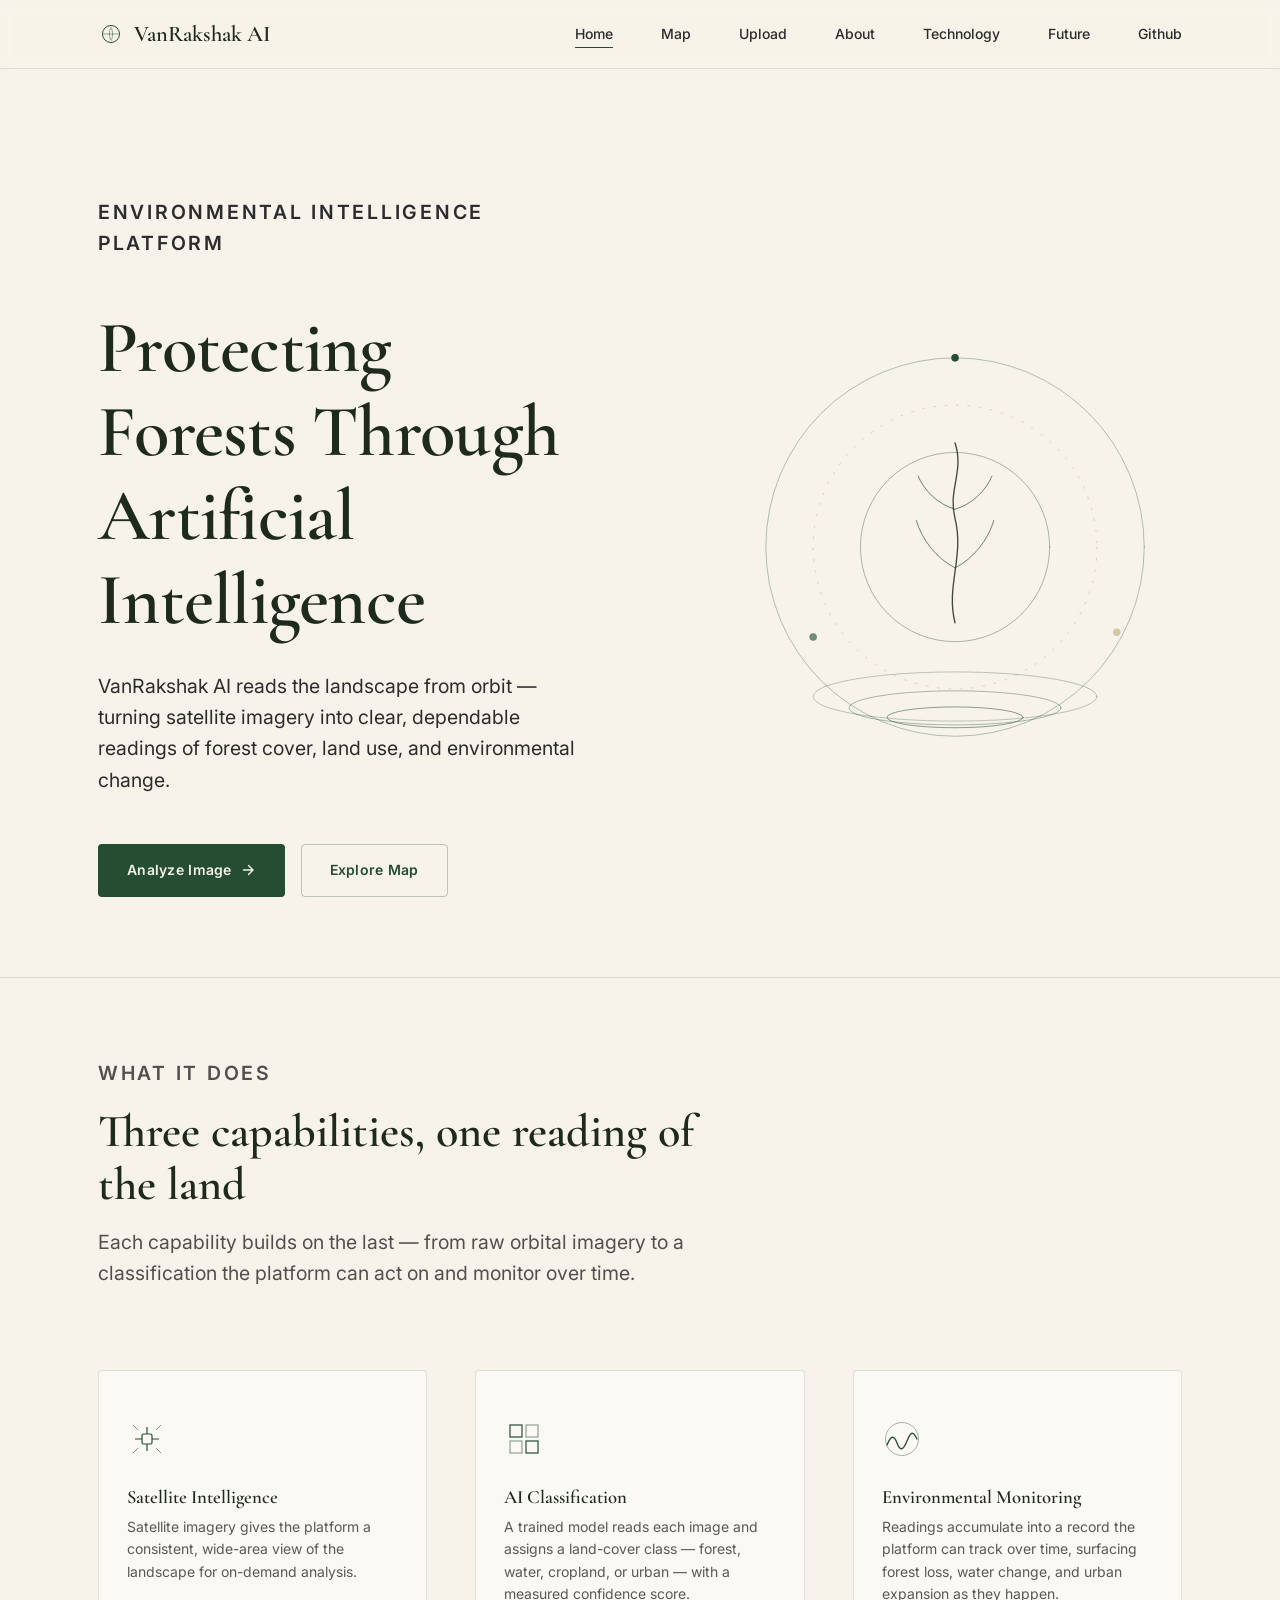
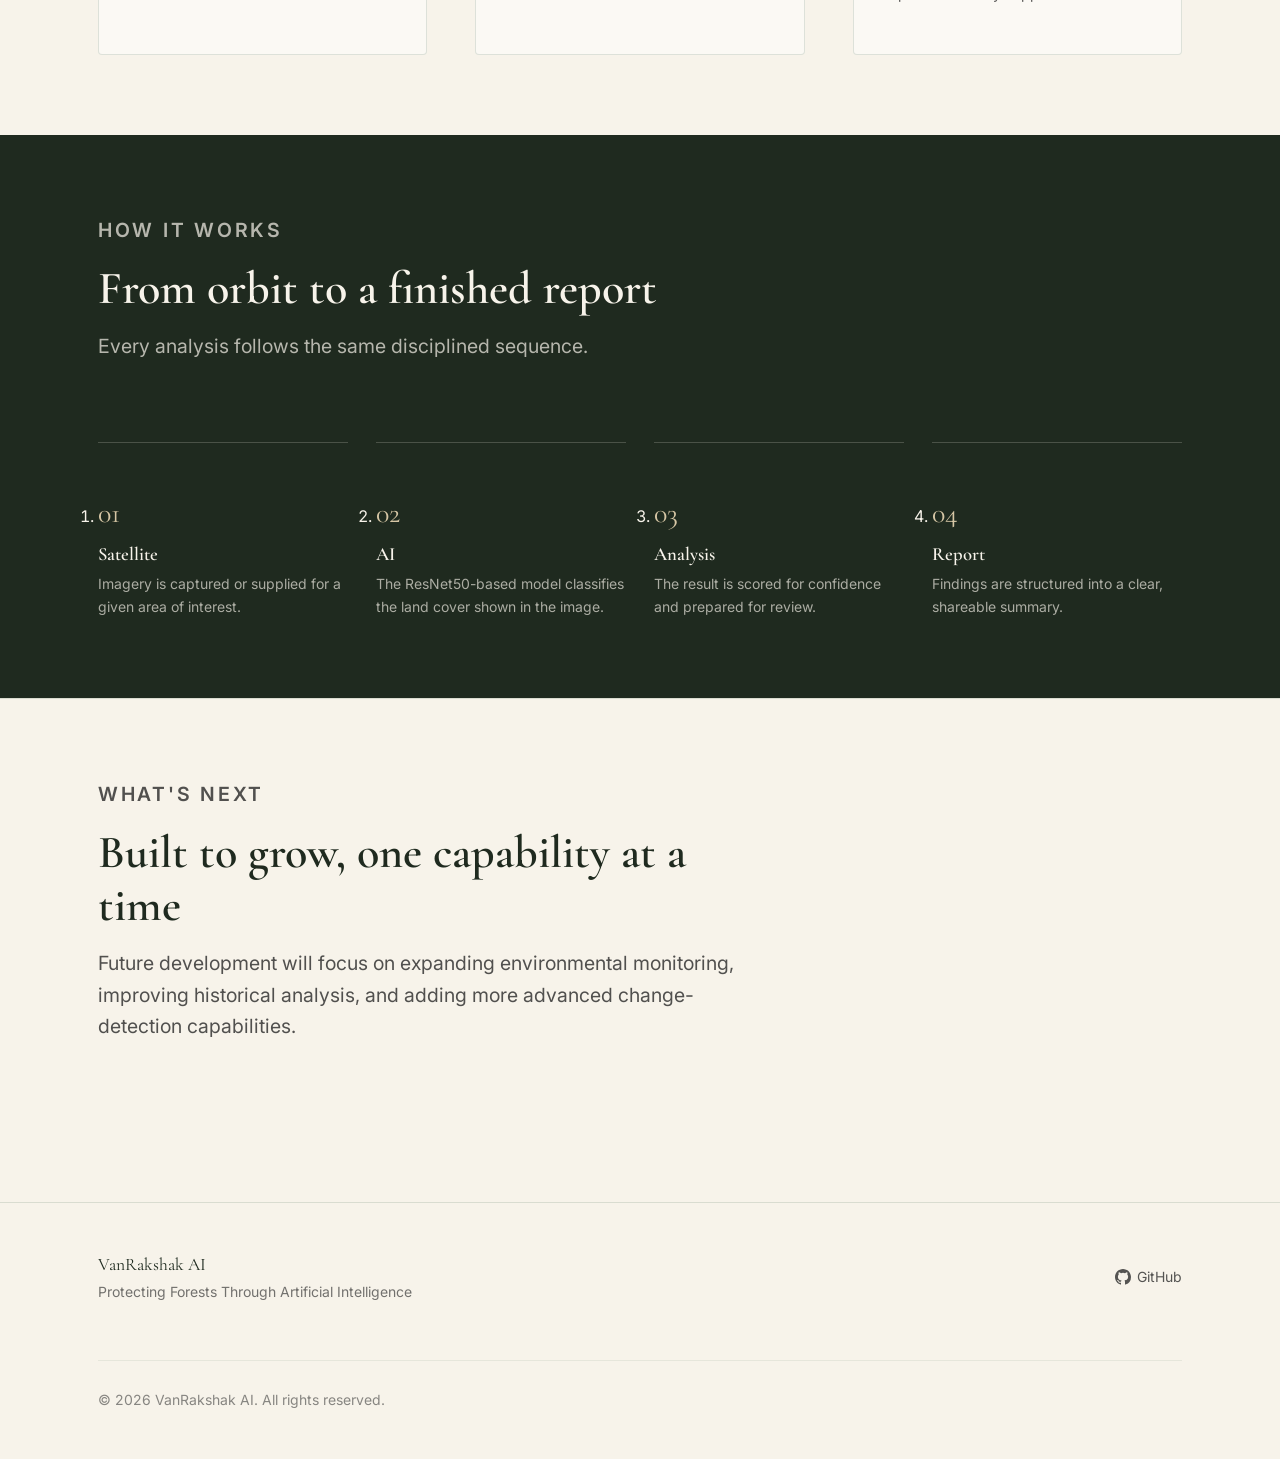
<file: frontend/index.html>
<!DOCTYPE html>
<html lang="en">
<head>
  <meta charset="UTF-8" />
  <meta name="viewport" content="width=device-width, initial-scale=1.0" />
  <title>VanRakshak AI — Protecting Forests Through Artificial Intelligence</title>
  <meta
    name="description"
    content="VanRakshak AI is an environmental intelligence platform that uses satellite imagery and artificial intelligence to monitor forests, land cover, and environmental change."
  />

  <link rel="icon" type="image/svg+xml" href="assets/favicon.svg" />

  <!-- Google Fonts: Cormorant Garamond (display) + Inter (body) -->
  <link rel="preconnect" href="https://fonts.googleapis.com" />
  <link rel="preconnect" href="https://fonts.gstatic.com" crossorigin />
  <link
    href="https://fonts.googleapis.com/css2?family=Cormorant+Garamond:wght@500;600;700&family=Inter:wght@400;500;600;700&display=swap"
    rel="stylesheet"
  />

  <link rel="stylesheet" href="styles/style.css" />
</head>
<body>
  <a class="skip-link" href="#main-content">Skip to content</a>

  <header class="site-header">
    <nav class="nav container" aria-label="Primary">
      <a href="#top" class="brand">
        <svg class="brand-mark" viewBox="0 0 32 32" fill="none" aria-hidden="true">
          <circle cx="16" cy="16" r="10.5" stroke="currentColor" stroke-width="1.2" />
          <path
            d="M16 8c-2.5 3-2.5 13 0 16M16 8c2.5 3 2.5 13 0 16M6.5 16h19"
            stroke="currentColor"
            stroke-width="1"
            opacity="0.6"
          />
        </svg>
        VanRakshak AI
      </a>

      <button
        class="nav-toggle"
        type="button"
        aria-expanded="false"
        aria-controls="primary-nav-links"
        aria-label="Toggle navigation menu"
      >
        <span class="bar-top"></span>
        <span class="bar-mid"></span>
        <span class="bar-bottom"></span>
      </button>

      <ul class="nav-links" id="primary-nav-links">
        <li><a href="#top" aria-current="page">Home</a></li>
        <li><a href="map.html">Map</a></li>
        <li><a href="upload.html">Upload</a></li>
        <li><a href="#about">About</a></li>
        <li><a href="#technology">Technology</a></li>
        <li><a href="#future">Future</a></li>
        <li><a href="https://github.com/Lakshitttt/VanRakshak_AI" target="_blank" rel="noopener noreferrer">Github</a></li>
      </ul>
    </nav>
  </header>

  <main id="main-content">
    <!-- ============ HERO ============ -->
    <section class="hero" id="top">
      <div class="container">
        <div class="hero-copy">
          <p class="eyebrow">Environmental Intelligence Platform</p>
          <h1>Protecting Forests Through Artificial Intelligence</h1>
          <p>
            VanRakshak AI reads the landscape from orbit — turning satellite
            imagery into clear, dependable readings of forest cover, land
            use, and environmental change.
          </p>
          <div class="hero-actions">
            <a class="btn btn-primary" href="upload.html">
              Analyze Image
              <svg viewBox="0 0 16 16" fill="none" aria-hidden="true">
                <path
                  d="M3.5 8h9M8.5 3.5 13 8l-4.5 4.5"
                  stroke="currentColor"
                  stroke-width="1.4"
                  stroke-linecap="round"
                  stroke-linejoin="round"
                />
              </svg>
            </a>
            <a class="btn btn-secondary" href="map.html">Explore Map</a>
          </div>
        </div>

        <div class="hero-visual">
          <svg
            class="hero-illustration"
            viewBox="0 0 480 480"
            fill="none"
            role="img"
            aria-labelledby="hero-illustration-title"
          >
            <title id="hero-illustration-title">
              Editorial line illustration of orbital monitoring rings, land
              contours, and a forest canopy motif
            </title>
            <g stroke-linecap="round">
              <!-- Orbit rings -->
              <circle class="ring ring--outer" cx="240" cy="240" r="200" />
              <circle class="ring ring--mid" cx="240" cy="240" r="150" stroke-dasharray="2 10" />
              <circle class="ring ring--inner" cx="240" cy="240" r="100" />

              <!-- Satellite nodes -->
              <circle cx="240" cy="40" r="4" fill="var(--color-primary)" stroke="none" />
              <circle cx="411" cy="330" r="4" fill="var(--color-accent)" stroke="none" />
              <circle cx="90" cy="335" r="4" fill="var(--color-secondary)" stroke="none" />

              <!-- Land contour lines -->
              <ellipse class="contour" cx="240" cy="398" rx="150" ry="26" />
              <ellipse class="contour" cx="240" cy="410" rx="112" ry="18" />
              <ellipse class="contour" cx="240" cy="420" rx="72" ry="11" />

              <!-- Botanical branch -->
              <path
                class="branch"
                d="M240 320 C230 282 250 250 240 210 C232 180 250 160 240 130"
              />
              <path class="leaf-vein" d="M240 262 C220 252 205 232 199 212" />
              <path class="leaf-vein" d="M240 262 C260 252 275 232 281 212" />
              <path class="leaf-vein" d="M240 200 C222 195 207 180 201 165" />
              <path class="leaf-vein" d="M240 200 C258 195 273 180 279 165" />
            </g>
          </svg>
        </div>
      </div>
    </section>

    <!-- ============ ABOUT ============ -->
    <section class="about" id="about">
      <div class="container">
        <div class="section-heading reveal">
          <p class="eyebrow">What It Does</p>
          <h2>Three capabilities, one reading of the land</h2>
          <p>
            Each capability builds on the last — from raw orbital imagery to
            a classification the platform can act on and monitor over time.
          </p>
        </div>

        <div class="feature-grid">
          <article class="feature-card reveal">
            <svg class="feature-icon" viewBox="0 0 40 40" fill="none" aria-hidden="true">
              <rect x="15" y="15" width="10" height="10" rx="1.5" stroke="currentColor" stroke-width="1.2" />
              <path d="M20 15V8M20 32v-7M15 20H8M32 20h-7" stroke="currentColor" stroke-width="1.2" />
              <path
                d="M11 11 6 6M29 11l5-5M11 29l-5 5M29 29l5 5"
                stroke="currentColor"
                stroke-width="1"
                opacity="0.6"
              />
            </svg>
            <h3>Satellite Intelligence</h3>
            <p>
              Satellite imagery gives the platform a consistent,
              wide-area view of the landscape for on-demand analysis.
            </p>
          </article>

          <article class="feature-card reveal">
            <svg class="feature-icon" viewBox="0 0 40 40" fill="none" aria-hidden="true">
              <rect x="6" y="6" width="12" height="12" stroke="currentColor" stroke-width="1.2" />
              <rect x="22" y="6" width="12" height="12" stroke="currentColor" stroke-width="1.2" opacity="0.5" />
              <rect x="6" y="22" width="12" height="12" stroke="currentColor" stroke-width="1.2" opacity="0.5" />
              <rect x="22" y="22" width="12" height="12" stroke="currentColor" stroke-width="1.2" />
            </svg>
            <h3>AI Classification</h3>
            <p>
              A trained model reads each image and assigns a land-cover
              class — forest, water, cropland, or urban — with a measured
              confidence score.
            </p>
          </article>

          <article class="feature-card reveal">
            <svg class="feature-icon" viewBox="0 0 40 40" fill="none" aria-hidden="true">
              <path
                d="M5 26c4-10 7-10 10-2s6 8 10-2 6-10 10-2"
                stroke="currentColor"
                stroke-width="1.3"
                stroke-linecap="round"
                stroke-linejoin="round"
              />
              <circle cx="20" cy="20" r="16.5" stroke="currentColor" stroke-width="1" opacity="0.4" />
            </svg>
            <h3>Environmental Monitoring</h3>
            <p>
              Readings accumulate into a record the platform can track over
              time, surfacing forest loss, water change, and urban
              expansion as they happen.
            </p>
          </article>
        </div>
      </div>
    </section>

    <!-- ============ TECHNOLOGY ============ -->
    <section class="technology" id="technology">
      <div class="container">
        <div class="section-heading reveal">
          <p class="eyebrow">How It Works</p>
          <h2>From orbit to a finished report</h2>
          <p>Every analysis follows the same disciplined sequence.</p>
        </div>

        <ol class="timeline">
          <li class="timeline-step reveal" data-index="01">
            <h3>Satellite</h3>
            <p>Imagery is captured or supplied for a given area of interest.</p>
          </li>
          <li class="timeline-step reveal" data-index="02">
            <h3>AI</h3>
            <p>The ResNet50-based model classifies the land cover shown in the image.</p>
          </li>
          <li class="timeline-step reveal" data-index="03">
            <h3>Analysis</h3>
            <p>The result is scored for confidence and prepared for review.</p>
          </li>
          <li class="timeline-step reveal" data-index="04">
            <h3>Report</h3>
            <p>Findings are structured into a clear, shareable summary.</p>
          </li>
        </ol>
      </div>
    </section>

    <!-- ============ FUTURE (anchor target for nav; content intentionally minimal) ============ -->
    <section class="about" id="future" aria-labelledby="future-heading">
      <div class="container">
        <div class="section-heading reveal">
          <p class="eyebrow">What's Next</p>
          <h2 id="future-heading">Built to grow, one capability at a time</h2>
          <p>
            Future development will focus on expanding environmental monitoring,
            improving historical analysis, and adding more advanced change-detection
            capabilities.
          </p>
        </div>
      </div>
    </section>
  </main>

  <footer class="site-footer">
    <div class="container footer-inner">
      <div>
        <p class="footer-brand">VanRakshak AI</p>
        <p class="footer-tagline">Protecting Forests Through Artificial Intelligence</p>
      </div>

      <div class="footer-links">
        <a href="https://github.com/" target="_blank" rel="noopener noreferrer">
          <svg viewBox="0 0 16 16" fill="currentColor" aria-hidden="true">
            <path
              d="M8 0C3.58 0 0 3.58 0 8c0 3.54 2.29 6.53 5.47 7.59.4.07.55-.17.55-.38 0-.19-.01-.82-.01-1.49-2.01.37-2.53-.49-2.69-.94-.09-.23-.48-.94-.82-1.13-.28-.15-.68-.52-.01-.53.63-.01 1.08.58 1.23.82.72 1.21 1.87.87 2.33.66.07-.52.28-.87.51-1.07-1.78-.2-3.64-.89-3.64-3.95 0-.87.31-1.59.82-2.15-.08-.2-.36-1.02.08-2.12 0 0 .67-.21 2.2.82a7.5 7.5 0 0 1 4 0c1.53-1.04 2.2-.82 2.2-.82.44 1.1.16 1.92.08 2.12.51.56.82 1.27.82 2.15 0 3.07-1.87 3.75-3.65 3.95.29.25.54.73.54 1.48 0 1.07-.01 1.93-.01 2.2 0 .21.15.46.55.38A8.01 8.01 0 0 0 16 8c0-4.42-3.58-8-8-8Z"
            />
          </svg>
          GitHub
        </a>
      </div>

      <p class="footer-copyright">
        © <span id="current-year">2026</span> VanRakshak AI. All rights reserved.
      </p>
    </div>
  </footer>

  <script src="scripts/main.js"></script>
</body>
</html>
</file>
<file: frontend/styles/style.css>
/* =====================================================
   VanRakshak AI — Landing Page Stylesheet
   Editorial, minimal, premium environmental-tech aesthetic.
   Pure CSS. No frameworks.
   ===================================================== */

/* -----------------------------------------------------
   1. Design Tokens
   ----------------------------------------------------- */
:root {
  /* Color palette */
  --color-bg: #f7f3ea;
  --color-primary: #254d32;
  --color-secondary: #6b8f71;
  --color-dark: #1f2a1f;
  --color-accent: #d6c6a5;
  --color-text: #2c2c2c;

  --color-bg-raised: #fbf9f4;
  --color-border: rgba(37, 77, 50, 0.14);
  --color-border-strong: rgba(37, 77, 50, 0.28);

  /* Typography */
  --font-display: "Cormorant Garamond", "Iowan Old Style", serif;
  --font-body: "Inter", -apple-system, BlinkMacSystemFont, sans-serif;

  --fs-hero: clamp(2.75rem, 2rem + 3.2vw, 4.75rem);
  --fs-h2: clamp(2rem, 1.6rem + 1.6vw, 3rem);
  --fs-h3: clamp(1.25rem, 1.1rem + 0.6vw, 1.5rem);
  --fs-lead: clamp(1.05rem, 0.98rem + 0.3vw, 1.25rem);
  --fs-body: 1rem;
  --fs-small: 0.875rem;
  --fs-eyebrow: 0.8rem;

  /* Spacing scale */
  --space-xs: 0.5rem;
  --space-sm: 1rem;
  --space-md: 1.75rem;
  --space-lg: 3rem;
  --space-xl: 5rem;
  --space-2xl: 8rem;

  /* Layout */
  --content-width: 1180px;
  --radius-sm: 2px;
  --radius-md: 4px;

  /* Motion */
  --ease-editorial: cubic-bezier(0.22, 1, 0.36, 1);
  --duration-base: 0.6s;
}

/* -----------------------------------------------------
   2. Reset
   ----------------------------------------------------- */
*,
*::before,
*::after {
  box-sizing: border-box;
  margin: 0;
  padding: 0;
}

html {
  scroll-behavior: smooth;
}

body {
  background-color: var(--color-bg);
  color: var(--color-text);
  font-family: var(--font-body);
  font-size: var(--fs-body);
  line-height: 1.6;
  -webkit-font-smoothing: antialiased;
  text-rendering: optimizeLegibility;
}

img,
svg {
  display: block;
  max-width: 100%;
}

a {
  color: inherit;
  text-decoration: none;
}

ul {
  list-style: none;
}

button {
  font: inherit;
  color: inherit;
  background: none;
  border: none;
  cursor: pointer;
}

h1,
h2,
h3 {
  font-family: var(--font-display);
  font-weight: 600;
  line-height: 1.15;
  color: var(--color-dark);
}

/* Visible keyboard focus everywhere */
a:focus-visible,
button:focus-visible {
  outline: 2px solid var(--color-primary);
  outline-offset: 3px;
  border-radius: var(--radius-sm);
}

/* Skip link for keyboard users */
.skip-link {
  position: absolute;
  left: -999px;
  top: auto;
  background: var(--color-dark);
  color: var(--color-bg);
  padding: var(--space-xs) var(--space-sm);
  z-index: 100;
}

.skip-link:focus {
  left: var(--space-sm);
  top: var(--space-sm);
}

/* -----------------------------------------------------
   3. Layout Utilities
   ----------------------------------------------------- */
.container {
  width: 100%;
  max-width: var(--content-width);
  margin-inline: auto;
  padding-inline: var(--space-lg);
}

.eyebrow {
  display: inline-block;
  font-family: var(--font-body);
  font-size: var(--fs-eyebrow);
  font-weight: 600;
  letter-spacing: 0.14em;
  text-transform: uppercase;
  color: var(--color-secondary);
  margin-bottom: var(--space-sm);
}

.section-heading {
  max-width: 640px;
  margin-bottom: var(--space-xl);
}

.section-heading h2 {
  font-size: var(--fs-h2);
  margin-bottom: var(--space-sm);
}

.section-heading p {
  font-size: var(--fs-lead);
  color: var(--color-text);
  opacity: 0.82;
}

/* -----------------------------------------------------
   4. Buttons
   ----------------------------------------------------- */
.btn {
  display: inline-flex;
  align-items: center;
  gap: var(--space-xs);
  padding: 0.9rem 1.75rem;
  font-family: var(--font-body);
  font-size: var(--fs-small);
  font-weight: 600;
  letter-spacing: 0.02em;
  border-radius: var(--radius-md);
  border: 1px solid transparent;
  transition: transform var(--duration-base) var(--ease-editorial),
    background-color 0.3s ease, color 0.3s ease, border-color 0.3s ease;
}

.btn-primary {
  background-color: var(--color-primary);
  color: var(--color-bg);
}

.btn-primary:hover {
  background-color: var(--color-dark);
  transform: translateY(-2px);
}

.btn-secondary {
  background-color: transparent;
  color: var(--color-primary);
  border-color: var(--color-border-strong);
}

.btn-secondary:hover {
  border-color: var(--color-primary);
  background-color: rgba(37, 77, 50, 0.06);
  transform: translateY(-2px);
}

.btn svg {
  width: 16px;
  height: 16px;
}

/* -----------------------------------------------------
   5. Header / Navigation
   ----------------------------------------------------- */
.site-header {
  position: sticky;
  top: 0;
  z-index: 50;
  background-color: rgba(247, 243, 234, 0.92);
  backdrop-filter: saturate(140%) blur(6px);
  border-bottom: 1px solid var(--color-border);
}

.nav {
  display: flex;
  align-items: center;
  justify-content: space-between;
  padding-block: var(--space-sm);
}

.brand {
  display: flex;
  align-items: center;
  gap: 0.6rem;
  font-family: var(--font-display);
  font-size: 1.4rem;
  font-weight: 600;
  color: var(--color-dark);
}

.brand-mark {
  width: 26px;
  height: 26px;
  color: var(--color-primary);
}

.nav-links {
  display: flex;
  align-items: center;
  gap: var(--space-lg);
}

.nav-links a {
  position: relative;
  font-size: var(--fs-small);
  font-weight: 500;
  color: var(--color-text);
  padding-block: 0.25rem;
}

.nav-links a::after {
  content: "";
  position: absolute;
  left: 0;
  bottom: -2px;
  width: 0%;
  height: 1px;
  background-color: var(--color-primary);
  transition: width 0.3s var(--ease-editorial);
}

.nav-links a:hover::after,
.nav-links a[aria-current="page"]::after {
  width: 100%;
}

.nav-toggle {
  display: none;
  flex-direction: column;
  justify-content: center;
  gap: 5px;
  width: 32px;
  height: 32px;
}

.nav-toggle span {
  display: block;
  width: 100%;
  height: 1.5px;
  background-color: var(--color-dark);
  transition: transform 0.3s var(--ease-editorial), opacity 0.3s ease;
}

.nav-toggle[aria-expanded="true"] .bar-top {
  transform: translateY(6.5px) rotate(45deg);
}

.nav-toggle[aria-expanded="true"] .bar-mid {
  opacity: 0;
}

.nav-toggle[aria-expanded="true"] .bar-bottom {
  transform: translateY(-6.5px) rotate(-45deg);
}

/* -----------------------------------------------------
   6. Hero
   ----------------------------------------------------- */
.hero {
  padding-block: var(--space-2xl) var(--space-xl);
}

.hero .container {
  display: grid;
  grid-template-columns: 1.05fr 0.95fr;
  align-items: center;
  gap: var(--space-2xl);
}

.hero-copy h1 {
  font-size: var(--fs-hero);
  letter-spacing: -0.01em;
  margin-bottom: var(--space-md);
}

.hero-copy p {
  font-size: var(--fs-lead);
  max-width: 46ch;
  color: var(--color-text);
  opacity: 0.85;
  margin-bottom: var(--space-lg);
}

.hero-actions {
  display: flex;
  flex-wrap: wrap;
  gap: var(--space-sm);
}

.hero-visual {
  display: flex;
  justify-content: center;
}

.hero-illustration {
  width: 100%;
  max-width: 460px;
  height: auto;
}

.ring {
  stroke: var(--color-secondary);
  stroke-width: 1;
  opacity: 0.55;
  transform-origin: 240px 240px;
}

.ring--outer {
  animation: slow-rotate 140s linear infinite;
}

.ring--mid {
  stroke: var(--color-accent);
  opacity: 0.8;
}

.ring--inner {
  stroke: var(--color-primary);
  opacity: 0.4;
}

.contour {
  stroke: var(--color-primary);
  stroke-width: 1;
  opacity: 0.3;
}

.contour:nth-of-type(2) {
  opacity: 0.4;
}

.contour:nth-of-type(3) {
  opacity: 0.55;
}

.branch {
  stroke: var(--color-dark);
  stroke-width: 1.4;
  opacity: 0.85;
}

.leaf-vein {
  stroke: var(--color-primary);
  stroke-width: 1;
  opacity: 0.7;
}

/* -----------------------------------------------------
   7. About / Feature Cards
   ----------------------------------------------------- */
.about {
  padding-block: var(--space-xl);
  border-top: 1px solid var(--color-border);
}

.feature-grid {
  display: grid;
  grid-template-columns: repeat(3, 1fr);
  gap: var(--space-lg);
}

.feature-card {
  padding: var(--space-lg) var(--space-md);
  background-color: var(--color-bg-raised);
  border: 1px solid var(--color-border);
  border-radius: var(--radius-md);
  transition: transform var(--duration-base) var(--ease-editorial),
    border-color 0.3s ease;
}

.feature-card:hover {
  transform: translateY(-6px);
  border-color: var(--color-border-strong);
}

.feature-icon {
  width: 40px;
  height: 40px;
  color: var(--color-primary);
  margin-bottom: var(--space-md);
}

.feature-card h3 {
  margin-bottom: var(--space-xs);
}

.feature-card p {
  font-size: var(--fs-small);
  color: var(--color-text);
  opacity: 0.78;
}

/* -----------------------------------------------------
   8. Technology Timeline
   ----------------------------------------------------- */
.technology {
  padding-block: var(--space-xl);
  background-color: var(--color-dark);
  color: var(--color-bg);
}

.technology .section-heading h2,
.technology .section-heading p {
  color: var(--color-bg);
}

.technology .section-heading p {
  opacity: 0.7;
}

.technology .eyebrow {
  color: var(--color-accent);
}

.timeline {
  display: grid;
  grid-template-columns: repeat(4, 1fr);
  gap: var(--space-md);
}

.timeline-step {
  position: relative;
  padding-top: var(--space-lg);
  border-top: 1px solid rgba(247, 243, 234, 0.2);
}

.timeline-step::before {
  content: attr(data-index);
  font-family: var(--font-display);
  font-size: 1.75rem;
  color: var(--color-accent);
  display: block;
  margin-bottom: var(--space-xs);
}

.timeline-step h3 {
  color: var(--color-bg);
  margin-bottom: var(--space-xs);
}

.timeline-step p {
  font-size: var(--fs-small);
  opacity: 0.65;
}

.timeline-connector {
  display: none;
}

/* -----------------------------------------------------
   9. Footer
   ----------------------------------------------------- */
.site-footer {
  padding-block: var(--space-lg);
  border-top: 1px solid var(--color-border);
}

.footer-inner {
  display: flex;
  align-items: center;
  justify-content: space-between;
  flex-wrap: wrap;
  gap: var(--space-md);
}

.footer-brand {
  font-family: var(--font-display);
  font-size: 1.1rem;
  color: var(--color-dark);
}

.footer-tagline {
  font-size: var(--fs-small);
  opacity: 0.65;
  margin-top: 0.15rem;
}

.footer-links {
  display: flex;
  align-items: center;
  gap: var(--space-lg);
  font-size: var(--fs-small);
}

.footer-links a {
  display: inline-flex;
  align-items: center;
  gap: 0.4rem;
  opacity: 0.8;
  transition: opacity 0.3s ease;
}

.footer-links a:hover {
  opacity: 1;
}

.footer-links svg {
  width: 16px;
  height: 16px;
}

.footer-copyright {
  width: 100%;
  font-size: var(--fs-small);
  opacity: 0.55;
  padding-top: var(--space-md);
  margin-top: var(--space-md);
  border-top: 1px solid var(--color-border);
}

/* -----------------------------------------------------
   10. Scroll Reveal Animation
   ----------------------------------------------------- */
.reveal {
  opacity: 0;
  transform: translateY(28px);
  transition: opacity var(--duration-base) var(--ease-editorial),
    transform var(--duration-base) var(--ease-editorial);
}

.reveal.is-visible {
  opacity: 1;
  transform: translateY(0);
}

.hero-copy > * {
  opacity: 0;
  animation: fade-slide-up var(--duration-base) var(--ease-editorial) forwards;
}

.hero-copy .eyebrow {
  animation-delay: 0.05s;
}

.hero-copy h1 {
  animation-delay: 0.15s;
}

.hero-copy p {
  animation-delay: 0.3s;
}

.hero-copy .hero-actions {
  animation-delay: 0.45s;
}

.hero-visual {
  opacity: 0;
  animation: fade-in 0.9s var(--ease-editorial) forwards;
  animation-delay: 0.3s;
}

@keyframes fade-slide-up {
  from {
    opacity: 0;
    transform: translateY(18px);
  }
  to {
    opacity: 1;
    transform: translateY(0);
  }
}

@keyframes fade-in {
  from {
    opacity: 0;
  }
  to {
    opacity: 1;
  }
}

@keyframes slow-rotate {
  from {
    transform: rotate(0deg);
  }
  to {
    transform: rotate(360deg);
  }
}

@media (prefers-reduced-motion: reduce) {
  html {
    scroll-behavior: auto;
  }

  .reveal,
  .hero-copy > *,
  .hero-visual {
    animation: none !important;
    transition: none !important;
    opacity: 1 !important;
    transform: none !important;
  }

  .ring--outer {
    animation: none !important;
  }
}

/* -----------------------------------------------------
   11. Responsive — Tablet
   ----------------------------------------------------- */
@media (max-width: 1024px) {
  .container {
    padding-inline: var(--space-md);
  }

  .hero .container {
    grid-template-columns: 1fr;
    gap: var(--space-xl);
  }

  .hero-visual {
    order: -1;
  }

  .hero-illustration {
    max-width: 320px;
  }

  .feature-grid {
    grid-template-columns: repeat(2, 1fr);
  }

  .timeline {
    grid-template-columns: repeat(2, 1fr);
    row-gap: var(--space-lg);
  }
}

/* -----------------------------------------------------
   12. Responsive — Mobile
   ----------------------------------------------------- */
@media (max-width: 640px) {
  :root {
    --space-2xl: 4rem;
    --space-xl: 3rem;
  }

  .nav-links {
    position: absolute;
    top: 100%;
    left: 0;
    right: 0;
    flex-direction: column;
    align-items: flex-start;
    gap: var(--space-md);
    background-color: var(--color-bg);
    padding: var(--space-lg);
    border-bottom: 1px solid var(--color-border);
    transform: translateY(-8px);
    opacity: 0;
    visibility: hidden;
    transition: opacity 0.25s ease, transform 0.25s ease, visibility 0.25s;
  }

  .nav-links.is-open {
    opacity: 1;
    transform: translateY(0);
    visibility: visible;
  }

  .nav-toggle {
    display: flex;
  }

  .hero {
    padding-block: var(--space-xl) var(--space-lg);
  }

  .hero-actions {
    flex-direction: column;
    align-items: stretch;
  }

  .btn {
    justify-content: center;
  }

  .feature-grid {
    grid-template-columns: 1fr;
  }

  .timeline {
    grid-template-columns: 1fr;
  }

  .footer-inner {
    flex-direction: column;
    align-items: flex-start;
  }
}
</file>
